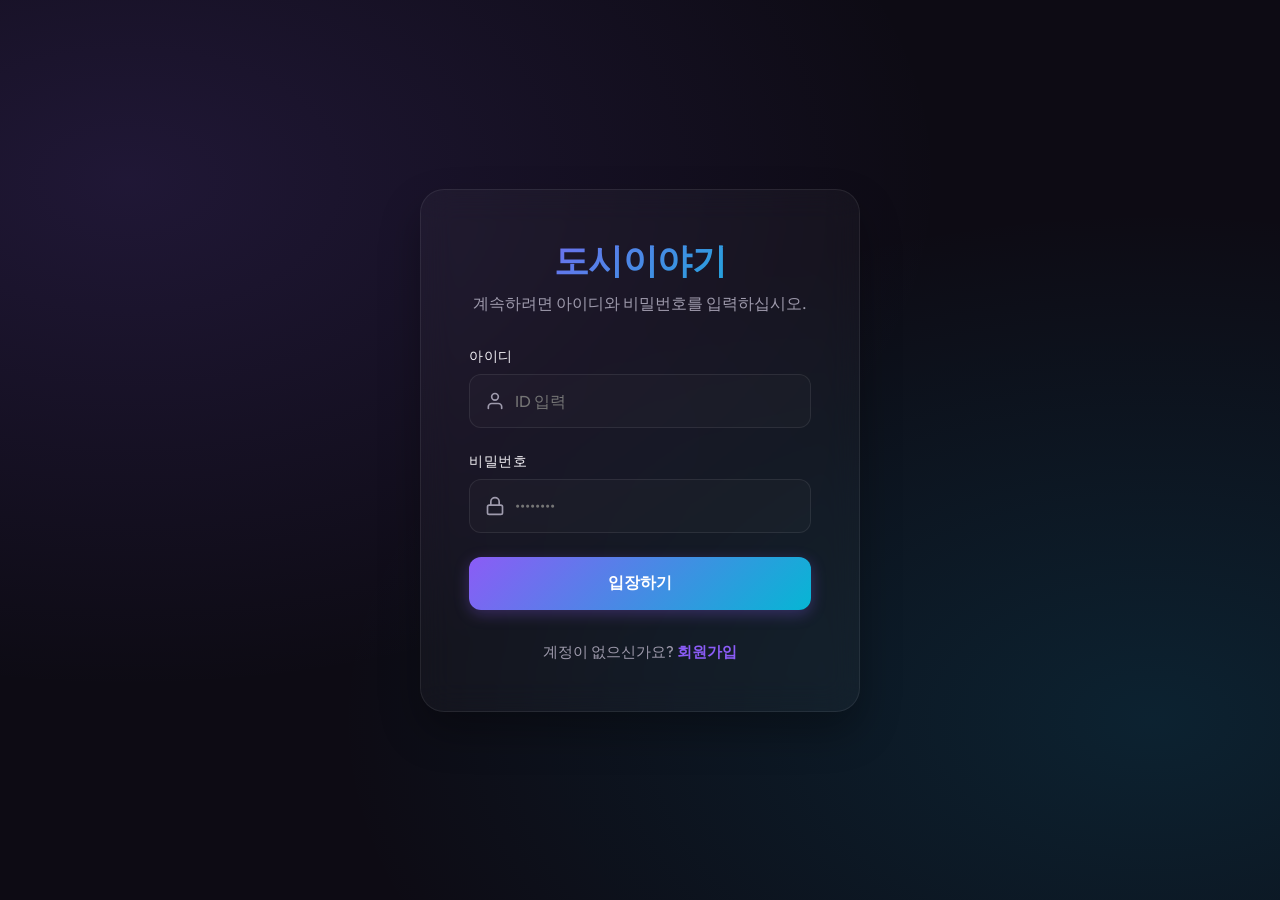
<file: index.html>
<!DOCTYPE html>
<html lang="ko">
<head>
    <meta charset="UTF-8">
    <meta name="viewport" content="width=device-width, initial-scale=1.0">
    <title>도시이야기 - 로그인</title>
    <link rel="stylesheet" href="style.css">
</head>
<body>
    <div class="glass-container">
        <h1>도시이야기</h1>
        <p class="subtitle">계속하려면 아이디와 비밀번호를 입력하십시오.</p>
        
        <div id="errorBox" class="error-msg">
            <svg xmlns="http://www.w3.org/2000/svg" width="20" height="20" viewBox="0 0 24 24" fill="none" stroke="currentColor" stroke-width="2" stroke-linecap="round" stroke-linejoin="round">
                <circle cx="12" cy="12" r="10"></circle>
                <line x1="12" y1="8" x2="12" y2="12"></line>
                <line x1="12" y1="16" x2="12.01" y2="16"></line>
            </svg>
            <span>아이디 또는 비밀번호가 올바르지 않습니다.</span>
        </div>

        <div id="successBox" class="error-msg" style="background: rgba(16, 185, 129, 0.1); border-color: rgba(16, 185, 129, 0.2); color: #10b981;">
            <svg xmlns="http://www.w3.org/2000/svg" width="20" height="20" viewBox="0 0 24 24" fill="none" stroke="currentColor" stroke-width="2" stroke-linecap="round" stroke-linejoin="round">
                <path d="M22 11.08V12a10 10 0 1 1-5.93-9.14"></path>
                <polyline points="22 4 12 14.01 9 11.01"></polyline>
            </svg>
            <span>회원가입이 완료되었습니다. 로그인 해주세요.</span>
        </div>

        <form action="login.php" method="POST" id="loginForm">
            <div class="form-group">
                <label for="user_id">아이디</label>
                <div class="input-wrapper">
                    <input type="text" id="user_id" name="user_id" placeholder="ID 입력" required>
                    <svg xmlns="http://www.w3.org/2000/svg" width="24" height="24" viewBox="0 0 24 24" fill="none" stroke="currentColor" stroke-width="2" stroke-linecap="round" stroke-linejoin="round">
                        <path d="M20 21v-2a4 4 0 0 0-4-4H8a4 4 0 0 0-4 4v2"></path>
                        <circle cx="12" cy="7" r="4"></circle>
                    </svg>
                </div>
            </div>

            <div class="form-group">
                <label for="password">비밀번호</label>
                <div class="input-wrapper">
                    <input type="password" id="password" name="password" placeholder="••••••••" required>
                    <svg xmlns="http://www.w3.org/2000/svg" width="24" height="24" viewBox="0 0 24 24" fill="none" stroke="currentColor" stroke-width="2" stroke-linecap="round" stroke-linejoin="round">
                        <rect x="3" y="11" width="18" height="11" rx="2" ry="2"></rect>
                        <path d="M7 11V7a5 5 0 0 1 10 0v4"></path>
                    </svg>
                </div>
            </div>
            
            <button type="submit" class="btn-submit">입장하기</button>
        </form>

        <div class="login-footer" style="margin-top: 2rem; font-size: 0.95rem; color: var(--text-secondary);">
            계정이 없으신가요? <a href="register.php" style="color: var(--primary-color); text-decoration: none; font-weight: 600; transition: var(--transition);" onmouseover="this.style.color='var(--secondary-color)'" onmouseout="this.style.color='var(--primary-color)'">회원가입</a>
        </div>
    </div>

    <script>
        // URL의 쿼리 스트링에서 파라미터를 읽어와 처리
        const urlParams = new URLSearchParams(window.location.search);
        if (urlParams.get('error') === 'invalid') {
            const errorBox = document.getElementById('errorBox');
            errorBox.style.display = 'flex';
        }
        if (urlParams.get('register') === 'success') {
            const successBox = document.getElementById('successBox');
            successBox.style.display = 'flex';
        }
    </script>
</body>
</html>
</file>
<file: style.css>
@import url('https://fonts.googleapis.com/css2?family=Outfit:wght@300;400;500;600;700&display=swap');

:root {
    --bg-color: #0d0b14;
    --card-bg: rgba(255, 255, 255, 0.03);
    --card-border: rgba(255, 255, 255, 0.08);
    --card-hover-border: rgba(139, 92, 246, 0.4);
    --text-primary: #f3f1f6;
    --text-secondary: #9f9bad;
    --primary-color: #8b5cf6;
    --secondary-color: #06b6d4;
    --accent-gradient: linear-gradient(135deg, #8b5cf6 0%, #06b6d4 100%);
    --error-color: #f87171;
    --font-family: 'Outfit', -apple-system, BlinkMacSystemFont, "Segoe UI", Roboto, sans-serif;
    --transition: all 0.3s cubic-bezier(0.4, 0, 0.2, 1);
}

* {
    margin: 0;
    padding: 0;
    box-sizing: border-box;
}

body {
    background-color: var(--bg-color);
    background-image: 
        radial-gradient(at 10% 20%, rgba(139, 92, 246, 0.15) 0px, transparent 50%),
        radial-gradient(at 90% 80%, rgba(6, 166, 212, 0.15) 0px, transparent 50%);
    background-attachment: fixed;
    color: var(--text-primary);
    font-family: var(--font-family);
    min-height: 100vh;
    display: flex;
    flex-direction: column;
    justify-content: center;
    align-items: center;
    overflow-x: hidden;
}

/* Glassmorphism Container */
.glass-container {
    background: var(--card-bg);
    backdrop-filter: blur(16px);
    -webkit-backdrop-filter: blur(16px);
    border: 1px solid var(--card-border);
    border-radius: 24px;
    padding: 3rem;
    width: 100%;
    max-width: 440px;
    box-shadow: 0 20px 40px rgba(0, 0, 0, 0.3);
    text-align: center;
    transition: var(--transition);
}

.glass-container:hover {
    border-color: rgba(139, 92, 246, 0.2);
    box-shadow: 0 20px 40px rgba(139, 92, 246, 0.05);
}

/* Typography */
h1 {
    font-size: 2.2rem;
    font-weight: 700;
    margin-bottom: 0.5rem;
    background: var(--accent-gradient);
    -webkit-background-clip: text;
    -webkit-text-fill-color: transparent;
    letter-spacing: -0.5px;
}

p.subtitle {
    color: var(--text-secondary);
    font-size: 1rem;
    margin-bottom: 2rem;
}

/* Form Styles */
.form-group {
    margin-bottom: 1.5rem;
    text-align: left;
}

label {
    display: block;
    color: var(--text-primary);
    font-size: 0.9rem;
    font-weight: 500;
    margin-bottom: 0.5rem;
    letter-spacing: 0.5px;
    text-transform: uppercase;
}

.input-wrapper {
    position: relative;
    display: flex;
    align-items: center;
}

.input-wrapper svg {
    position: absolute;
    left: 1rem;
    width: 20px;
    height: 20px;
    color: var(--text-secondary);
    pointer-events: none;
    transition: var(--transition);
}

input[type="password"],
input[type="text"],
input[type="email"],
input[type="tel"] {
    width: 100%;
    padding: 1rem 1rem 1rem 2.8rem;
    background: rgba(255, 255, 255, 0.02);
    border: 1px solid var(--card-border);
    border-radius: 12px;
    color: var(--text-primary);
    font-size: 1rem;
    font-family: var(--font-family);
    outline: none;
    transition: var(--transition);
}

input[type="password"]:focus,
input[type="text"]:focus,
input[type="email"]:focus,
input[type="tel"]:focus {
    border-color: var(--primary-color);
    box-shadow: 0 0 0 4px rgba(139, 92, 246, 0.15);
    background: rgba(255, 255, 255, 0.05);
}

input[type="password"]:focus + svg,
input[type="text"]:focus + svg,
input[type="email"]:focus + svg,
input[type="tel"]:focus + svg {
    color: var(--primary-color);
}

/* Button */
button.btn-submit {
    width: 100%;
    padding: 1rem;
    border: none;
    border-radius: 12px;
    background: var(--accent-gradient);
    color: #ffffff;
    font-size: 1rem;
    font-weight: 600;
    cursor: pointer;
    transition: var(--transition);
    box-shadow: 0 4px 15px rgba(139, 92, 246, 0.3);
}

button.btn-submit:hover {
    transform: translateY(-2px);
    box-shadow: 0 6px 20px rgba(139, 92, 246, 0.4);
    opacity: 0.95;
}

button.btn-submit:active {
    transform: translateY(0);
}

/* Error Message */
.error-msg {
    background: rgba(248, 113, 113, 0.1);
    border: 1px solid rgba(248, 113, 113, 0.2);
    color: var(--error-color);
    padding: 0.8rem;
    border-radius: 12px;
    margin-bottom: 1.5rem;
    font-size: 0.9rem;
    display: none;
    align-items: center;
    justify-content: center;
    gap: 0.5rem;
    animation: shake 0.5s ease-in-out;
}

@keyframes shake {
    0%, 100% { transform: translateX(0); }
    25% { transform: translateX(-6px); }
    75% { transform: translateX(6px); }
}

/* Menu Page Styles */
.dashboard-container {
    width: 100%;
    max-width: 1200px;
    padding: 2rem;
    min-height: 100vh;
    display: flex;
    flex-direction: column;
    justify-content: flex-start;
}

.dashboard-header {
    display: flex;
    justify-content: space-between;
    align-items: center;
    margin-bottom: 3rem;
    padding-bottom: 1.5rem;
    border-bottom: 1px solid var(--card-border);
}

.btn-logout {
    padding: 0.6rem 1.2rem;
    background: rgba(255, 255, 255, 0.05);
    border: 1px solid var(--card-border);
    border-radius: 10px;
    color: var(--text-primary);
    font-size: 0.9rem;
    font-weight: 500;
    cursor: pointer;
    display: flex;
    align-items: center;
    gap: 0.5rem;
    transition: var(--transition);
}

.btn-logout:hover {
    background: rgba(248, 113, 113, 0.1);
    border-color: rgba(248, 113, 113, 0.3);
    color: var(--error-color);
}

/* Grid Layout for 6 Cards */
.menu-grid {
    display: grid;
    grid-template-columns: repeat(auto-fill, minmax(320px, 1fr));
    gap: 2rem;
    width: 100%;
}

.menu-card {
    background: var(--card-bg);
    border: 1px solid var(--card-border);
    border-radius: 20px;
    padding: 2.2rem;
    display: flex;
    flex-direction: column;
    gap: 1rem;
    position: relative;
    overflow: hidden;
    cursor: pointer;
    transition: var(--transition);
}

.menu-card::before {
    content: '';
    position: absolute;
    top: 0;
    left: 0;
    width: 100%;
    height: 100%;
    background: var(--accent-gradient);
    opacity: 0;
    z-index: 0;
    transition: var(--transition);
}

.menu-card:hover {
    transform: translateY(-8px);
    border-color: var(--card-hover-border);
    box-shadow: 0 12px 30px rgba(139, 92, 246, 0.1);
}

.menu-card:hover::before {
    opacity: 0.02;
}

.card-icon {
    width: 54px;
    height: 54px;
    border-radius: 14px;
    background: rgba(139, 92, 246, 0.1);
    display: flex;
    align-items: center;
    justify-content: center;
    color: var(--primary-color);
    font-size: 1.5rem;
    position: relative;
    z-index: 1;
    transition: var(--transition);
}

.menu-card:hover .card-icon {
    background: var(--accent-gradient);
    color: #ffffff;
    transform: scale(1.05);
}

.card-content {
    position: relative;
    z-index: 1;
}

.card-title {
    font-size: 1.25rem;
    font-weight: 600;
    color: var(--text-primary);
    margin-bottom: 0.5rem;
}

.card-desc {
    font-size: 0.95rem;
    color: var(--text-secondary);
    line-height: 1.5;
}

/* Animations for loader */
.loader-container {
    position: fixed;
    top: 0;
    left: 0;
    width: 100vw;
    height: 100vh;
    background: var(--bg-color);
    display: flex;
    justify-content: center;
    align-items: center;
    z-index: 9999;
    transition: opacity 0.5s ease;
}

.loader {
    width: 48px;
    height: 48px;
    border: 3px solid var(--card-border);
    border-radius: 50%;
    display: inline-block;
    position: relative;
    box-sizing: border-box;
    animation: rotation 1s linear infinite;
}

.loader::after {
    content: '';  
    box-sizing: border-box;
    position: absolute;
    left: 50%;
    top: 50%;
    transform: translate(-50%, -50%);
    width: 40px;
    height: 40px;
    border-radius: 50%;
    border: 3px solid transparent;
    border-bottom-color: var(--primary-color);
}

@keyframes rotation {
    0% { transform: rotate(0deg); }
    100% { transform: rotate(360deg); }
}

/* City List Grid & Cards */
.city-grid {
    display: grid;
    grid-template-columns: repeat(auto-fill, minmax(340px, 1fr));
    gap: 2.5rem;
    width: 100%;
    margin-top: 1rem;
}

.city-card {
    background: var(--card-bg);
    border: 1px solid var(--card-border);
    border-radius: 24px;
    overflow: hidden;
    position: relative;
    display: flex;
    flex-direction: column;
    transition: var(--transition);
}

.city-card:hover {
    transform: translateY(-8px);
    border-color: var(--card-hover-border);
    box-shadow: 0 15px 35px rgba(139, 92, 246, 0.15);
}

.city-card-header {
    width: 100%;
    height: 200px;
    position: relative;
    overflow: hidden;
}

.city-image {
    width: 100%;
    height: 100%;
    object-fit: cover;
    transition: var(--transition);
}

.city-card:hover .city-image {
    transform: scale(1.08);
}

.city-rank-badge {
    position: absolute;
    top: 1rem;
    left: 1rem;
    background: var(--accent-gradient);
    color: #ffffff;
    padding: 0.4rem 1rem;
    border-radius: 50px;
    font-size: 0.9rem;
    font-weight: 700;
    box-shadow: 0 4px 10px rgba(0, 0, 0, 0.3);
    z-index: 2;
}

.city-card-body {
    padding: 1.8rem;
    display: flex;
    flex-direction: column;
    gap: 1.2rem;
    flex-grow: 1;
}

.city-meta {
    display: flex;
    justify-content: space-between;
    align-items: center;
}

.city-title-group h2 {
    font-size: 1.4rem;
    font-weight: 700;
    color: var(--text-primary);
}

.city-country {
    font-size: 0.9rem;
    color: var(--text-secondary);
    margin-top: 0.2rem;
}

.population-badge {
    background: rgba(6, 182, 212, 0.1);
    border: 1px solid rgba(6, 182, 212, 0.2);
    color: var(--secondary-color);
    padding: 0.4rem 0.8rem;
    border-radius: 8px;
    font-size: 0.85rem;
    font-weight: 600;
}

.city-details {
    display: flex;
    flex-direction: column;
    gap: 0.8rem;
    border-top: 1px solid var(--card-border);
    padding-top: 1rem;
}

.detail-item {
    display: flex;
    flex-direction: column;
    gap: 0.3rem;
}

.detail-label {
    font-size: 0.8rem;
    font-weight: 600;
    color: var(--text-secondary);
    text-transform: uppercase;
    letter-spacing: 0.5px;
}

.detail-val {
    font-size: 0.95rem;
    color: var(--text-primary);
    line-height: 1.4;
}

/* Back/Control Buttons */
.btn-back {
    padding: 0.6rem 1.2rem;
    background: rgba(255, 255, 255, 0.05);
    border: 1px solid var(--card-border);
    border-radius: 10px;
    color: var(--text-primary);
    font-size: 0.9rem;
    font-weight: 500;
    cursor: pointer;
    display: flex;
    align-items: center;
    gap: 0.5rem;
    transition: var(--transition);
}

.btn-back:hover {
    background: rgba(255, 255, 255, 0.1);
    border-color: var(--text-secondary);
    transform: translateX(-4px);
}

/* City Card Pointer */
.city-card {
    cursor: pointer;
}

/* Modal Overlay */
.modal-overlay {
    position: fixed;
    top: 0;
    left: 0;
    width: 100vw;
    height: 100vh;
    background: rgba(13, 11, 20, 0.6);
    backdrop-filter: blur(12px);
    -webkit-backdrop-filter: blur(12px);
    display: none;
    justify-content: center;
    align-items: center;
    z-index: 1000;
    opacity: 0;
    transition: opacity 0.4s ease;
}

.modal-overlay.active {
    display: flex;
    opacity: 1;
}

/* Modal Container */
.modal-container {
    background: rgba(20, 18, 30, 0.85);
    border: 1px solid var(--card-border);
    border-radius: 28px;
    width: 90%;
    max-width: 1000px;
    height: 80vh;
    max-height: 700px;
    display: flex;
    position: relative;
    overflow: hidden;
    box-shadow: 0 30px 60px rgba(0, 0, 0, 0.5), 0 0 0 1px rgba(139, 92, 246, 0.15);
    transform: translateY(20px);
    transition: transform 0.4s cubic-bezier(0.16, 1, 0.3, 1);
}

.modal-overlay.active .modal-container {
    transform: translateY(0);
}

/* Map Section */
.modal-map-sec {
    flex: 1.3;
    height: 100%;
    position: relative;
    background: #151324;
}

#map {
    width: 100%;
    height: 100%;
}

/* Info Section */
.modal-info-sec {
    flex: 0.7;
    height: 100%;
    background: rgba(13, 11, 20, 0.95);
    border-left: 1px solid var(--card-border);
    display: flex;
    flex-direction: column;
    padding: 2.5rem 2rem;
    overflow-y: auto;
}

/* Close Button */
.modal-close-btn {
    position: absolute;
    top: 1.5rem;
    right: 1.5rem;
    background: rgba(255, 255, 255, 0.05);
    border: 1px solid var(--card-border);
    border-radius: 50%;
    width: 38px;
    height: 38px;
    display: flex;
    align-items: center;
    justify-content: center;
    color: var(--text-primary);
    cursor: pointer;
    z-index: 1010;
    transition: var(--transition);
}

.modal-close-btn:hover {
    background: rgba(248, 113, 113, 0.1);
    border-color: rgba(248, 113, 113, 0.3);
    color: var(--error-color);
    transform: rotate(90deg);
}

/* Info Elements */
.modal-info-sec h2 {
    font-size: 1.8rem;
    font-weight: 700;
    background: var(--accent-gradient);
    -webkit-background-clip: text;
    -webkit-text-fill-color: transparent;
    margin-bottom: 0.2rem;
}

.modal-info-sec .country-label {
    font-size: 1rem;
    color: var(--text-secondary);
    margin-bottom: 1.5rem;
    display: block;
}

.section-title {
    font-size: 0.85rem;
    font-weight: 600;
    color: var(--text-secondary);
    text-transform: uppercase;
    letter-spacing: 1px;
    margin-bottom: 0.8rem;
    border-bottom: 1px solid var(--card-border);
    padding-bottom: 0.4rem;
}

.location-list {
    display: flex;
    flex-direction: column;
    gap: 0.8rem;
    margin-bottom: 2rem;
}

.location-item {
    background: rgba(255, 255, 255, 0.02);
    border: 1px solid var(--card-border);
    border-radius: 12px;
    padding: 0.8rem 1rem;
    display: flex;
    align-items: center;
    gap: 0.8rem;
    cursor: pointer;
    transition: var(--transition);
}

.location-item:hover {
    background: rgba(139, 92, 246, 0.08);
    border-color: rgba(139, 92, 246, 0.3);
    transform: translateX(4px);
}

.location-item.airport-item:hover {
    background: rgba(6, 182, 212, 0.08);
    border-color: rgba(6, 182, 212, 0.3);
}

.location-icon {
    width: 32px;
    height: 32px;
    border-radius: 8px;
    background: rgba(139, 92, 246, 0.1);
    color: var(--primary-color);
    display: flex;
    align-items: center;
    justify-content: center;
    flex-shrink: 0;
    transition: var(--transition);
}

.location-item:hover .location-icon {
    background: var(--primary-color);
    color: #ffffff;
}

.location-item.airport-item .location-icon {
    background: rgba(6, 182, 212, 0.1);
    color: var(--secondary-color);
}

.location-item.airport-item:hover .location-icon {
    background: var(--secondary-color);
    color: #ffffff;
}

.location-name {
    font-size: 0.95rem;
    font-weight: 500;
    color: var(--text-primary);
}

/* Leaflet Custom Styles Override */
.leaflet-container {
    background: #0d0b14 !important;
}

/* Custom DivIcon Markers */
.custom-marker {
    display: flex;
    justify-content: center;
    align-items: center;
}

.marker-pin {
    width: 30px;
    height: 30px;
    border-radius: 50% 50% 50% 0;
    background: var(--primary-color);
    position: absolute;
    transform: rotate(-45deg);
    left: 50%;
    top: 50%;
    margin: -15px 0 0 -15px;
    display: flex;
    justify-content: center;
    align-items: center;
    box-shadow: 0 0 10px rgba(139, 92, 246, 0.5);
    border: 2px solid rgba(255, 255, 255, 0.8);
    transition: var(--transition);
}

.marker-pin::after {
    content: '';
    width: 14px;
    height: 14px;
    border-radius: 50%;
    background: #ffffff;
    position: absolute;
}

.marker-pin.airport-pin {
    background: var(--secondary-color);
    box-shadow: 0 0 10px rgba(6, 182, 212, 0.5);
}

.marker-pin:hover {
    transform: rotate(-45deg) scale(1.15);
}

.marker-label {
    position: absolute;
    bottom: -22px;
    background: rgba(13, 11, 20, 0.85);
    border: 1px solid var(--card-border);
    border-radius: 4px;
    padding: 2px 6px;
    font-size: 0.75rem;
    font-weight: 600;
    color: var(--text-primary);
    white-space: nowrap;
    box-shadow: 0 2px 5px rgba(0, 0, 0, 0.3);
}

/* Leaflet Popup Override to match dark theme */
.leaflet-popup-content-wrapper, .leaflet-popup-tip {
    background: rgba(20, 18, 30, 0.95) !important;
    color: var(--text-primary) !important;
    border: 1px solid var(--card-border);
    box-shadow: 0 5px 15px rgba(0, 0, 0, 0.5) !important;
}

.leaflet-popup-content {
    font-family: var(--font-family) !important;
    font-size: 0.9rem !important;
    font-weight: 500 !important;
}

/* Responsive Modal */
@media (max-width: 768px) {
    .modal-container {
        flex-direction: column;
        height: 90vh;
        max-height: none;
    }
    .modal-map-sec {
        flex: 1;
        min-height: 350px;
    }
    .modal-info-sec {
        flex: 1;
        border-left: none;
        border-top: 1px solid var(--card-border);
        padding: 1.5rem;
    }
}
</file>
